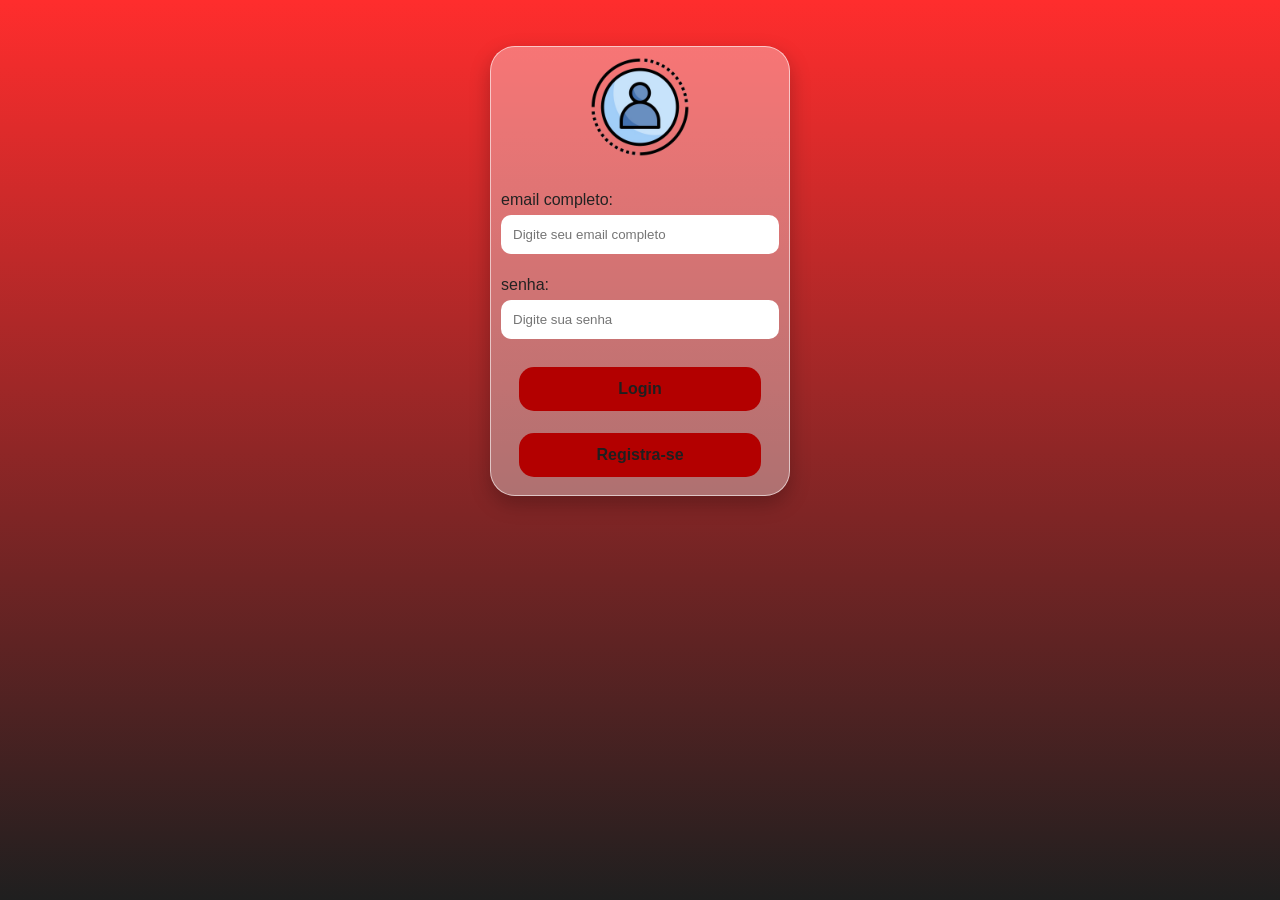
<file: index.html>
<!DOCTYPE html>
<html lang="pt-br">
<head>
    <meta charset="UTF-8">
    <meta http-equiv="X-UA-Compatible" content="IE=edge">
    <meta name="viewport" content="width=device-width, initial-scale=1.0">
    <title>Document</title>
    <link rel="stylesheet" href="assets/css/login.css">
</head>
<body>
    <form method="get" action="dashboard.html">

        <img src="assets/images/image-removebg-preview.png" alt="logo do sistema" width="100" >
        <br><br>

        <label for="email">email completo:</label>
        <input type="email" nome="email_completo" id="email_completo" placeholder="Digite seu email completo" required> 

        <label for="senha">senha:</label>
        <input type="password" nome="senha" id="senha" placeholder="Digite sua senha" required>

        <div class="botoes">
            <input type="submit" class="butao" value="Login">
            <a class="butao" href="cadastro.html">Registra-se</a>
        </div>
    </form>
    <footer>
        <br><br>
        <iframe clas="mapa "src="https://www.google.com/maps/embed?pb=!1m18!1m12!1m3!1d3705.709978770783!2d-43.35135370328397!3d-21.7527665181242!2m3!1f0!2f0!3f0!3m2!1i1024!2i768!4f13.1!3m3!1m2!1s0x989c976673a705%3A0xb0aa4dd64090a7f5!2sSENAI%20Juiz%20de%20Fora%20CFP%20Jos%C3%A9%20Fagundes%20Netto!5e0!3m2!1spt-BR!2sbr!4v1786038371456!5m2!1spt-BR!2sbr" width="275" height="225" style="border:0;" allowfullscreen="" loading="lazy" referrerpolicy="strict-origin-when-cross-origin"></iframe>
    </footer>


</body>
</html>
</file>
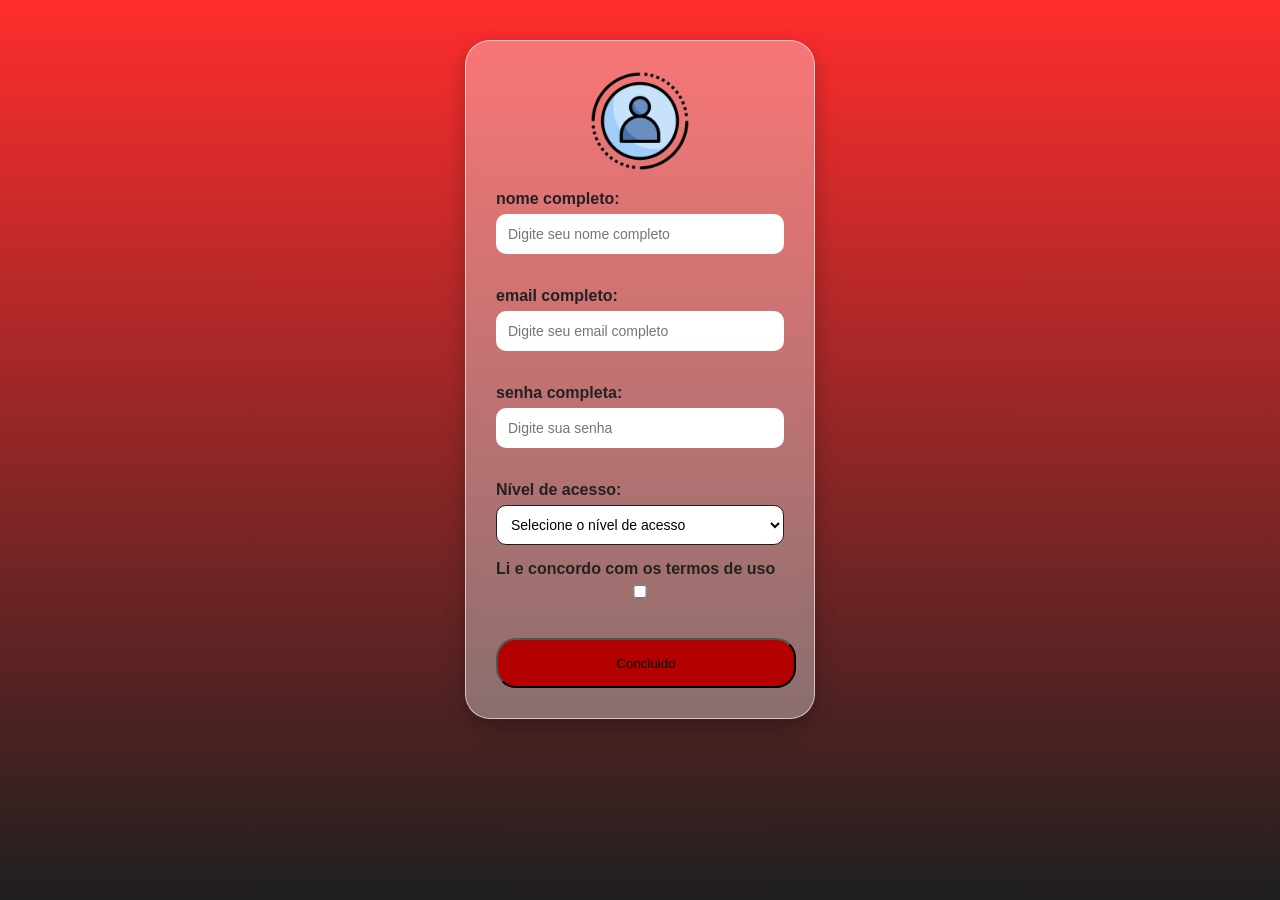
<file: cadastro.html>
<!DOCTYPE html>
<html lang="pt-BR">
<head>
    <meta charset="UTF-8">
    <meta name="viewport" content="width=device-width, initial-scale=1.0">
    <title>Document</title>
    <link rel="stylesheet" href="assets/css/cadastro.css">
</head>
<body>
    <form method="get" action="index.html">
       <img src="assets/images/image-removebg-preview.png" alt="logo do sistema" width="100" >
    
       <label for="Nome">nome completo:</label>
       <input type="text" nome="nome_completo" id="nome_completo" placeholder="Digite seu nome completo" required>
       <br><br>

       <label for="email">email completo:</label>
       <input type="email" nome="email_completo" id="email_completo" placeholder="Digite seu email completo" required>
       <br><br>
       
       <label for="senha">senha completa:</label>
       <input type="password" nome="senha_completo" id="senha_completo" placeholder="Digite sua senha " minlength="8" required  >
       <br><br>

        <div class="Nivel">
            <label for="nivel">Nível de acesso:</label>
            <select name="nivel" id="nivel">
                    <option value="" hidden>Selecione o nível de acesso</option>
                    <option value="user">Usuário</option>
                    <option value="admin">Administrador</option> 
                </select>
        </div>

        <div class="termos">
            <label for="termos">Li e concordo com os termos de uso</label>
            <input type="checkbox" id="termos" required>
        </div>

       <br><br>
       <button type="submit">Concluido</button>

    </form>

       
</body>
</html>
</file>
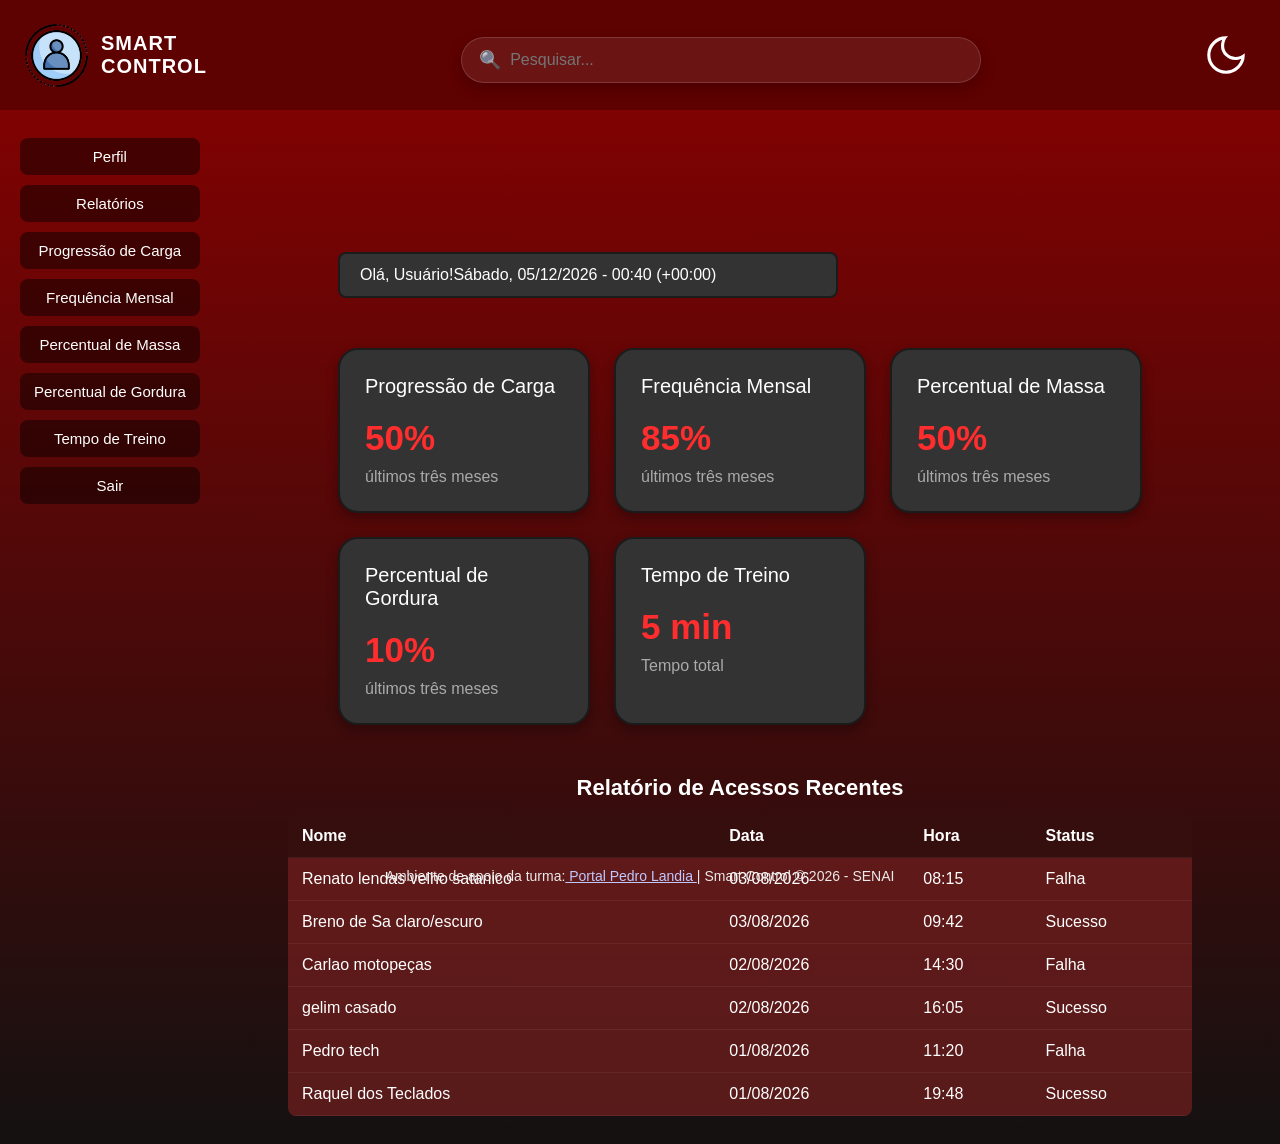
<file: dashboard.html>
<!DOCTYPE html>
<html lang="pt-BR">
<head>
    <meta charset="UTF-8">
    <meta name="viewport" content="width=device-width, initial-scale=1.0">
    <title>Smart Control - Dashboard</title>
    <link rel="stylesheet" href="assets/css/dashboard.css">
</head>

<body>

    <!-- HEADER -->
    <header class="header">
        <img src="assets/images/image-removebg-preview.png" alt="Logo do sistema" width="100">
        <h1 class="titlehead">SMART CONTROL</h1>

        <div class="search-area">
            <div class="search-box">
    
                <div class="input-with-icon">
                    <span class="search-icon" aria-hidden="true">🔍</span>
                    <input type="text" id="campoBusca" placeholder="Pesquisar...">
                </div>
            </div>
        </div>

        <div class="header-right">

            <!-- BOTÃO DO MENU MOBILE -->
            <button class="menu-toggle" aria-label="Abrir menu" type="button" >☰</button>
            <!-- BOTÃO DARK MODE -->
            <button id="btnTema" aria-label="Alternar tema"  type="button" >
                <svg xmlns="http://www.w3.org/2000/svg" height="50px"  viewBox="0 -960 960 960"  width="50px"  fill="currentColor" ><path d="M480-120q-150 0-255-105T120-480q0-150 105-255t255-105q8 0 17 .5t23 1.5q-36 32-56 79t-20 99q0 90 63 153t153 63q52 0 99-18.5t79-51.5q1 12 1.5 19.5t.5 14.5q0 150-105 255T480-120Zm0-60q109 0 190-67.5T771-406q-25 11-53.67 16.5Q688.67-384 660-384q-114.69 0-195.34-80.66Q384-545.31 384-660q0-24 5-51.5t18-62.5q-98 27-162.5 109.5T180-480q0 125 87.5 212.5T480-180Zm-4-297Z"/></svg>
            </button>
        </div>
    </header>

    <!-- MENU LATERAL -->
    <nav class="menu">
        <ul>
            <li><a href="index.html">Perfil</a></li>
            <li><a href="dashboard.html">Relatórios</a></li>
            <li><a href="progressao_de_carga.html">Progressão de Carga</a></li>
            <li><a href="frequencia.html">Frequência Mensal</a></li>
            <li><a href="percentual_massa.html">Percentual de Massa</a></li>
            <li><a href="percentual_gordura.html">Percentual de Gordura</a></li>
            <li><a href="tempo_treino.html">Tempo de Treino</a></li>
            <li><a href="index.html">Sair</a></li>
        </ul>

    </nav>
    
    <section id="saudacao"></section>

    <main>
        <div class="user-info">
            <p id="nomeCompleto"></p>
            <p id="dataAtual"></p>

        </div>
        

        <section class="cards">

            <div class="card">
                <h3>Progressão de Carga</h3>
                <p class="numCard">50%</p>
                <span>últimos três meses</span>
            </div>

            <div class="card">
                <h3>Frequência Mensal</h3>
                <p class="numCard">85%</p>
                <span>últimos três meses</span>
            </div>

            <div class="card">
                <h3>Percentual de Massa</h3>
                <p class="numCard">50%</p>
                <span>últimos três meses</span>
            </div>

            <div class="card">
                <h3>Percentual de Gordura</h3>
                <p class="numCard">10%</p>
                <span>últimos três meses</span>
            </div>
            
            <div class="card">
                <h3>Tempo de Treino</h3>
                <p>5 min</p>
                <span>Tempo total</span>
            </div>

        </section>

        <h2>Relatório de Acessos Recentes</h2>
        
        <!-- TABELA -->
        <div class="table-wrapper">

            <table id="tabelaAcessos">
                <thead>
                    <tr>
                        <th>Nome</th>
                        <th>Data</th>
                        <th>Hora</th>
                        <th>Status</th>
                    </tr>
                </thead>
                <tbody>
                    <tr>
                        <td>Renato lendas velho satanico</td>
                        <td>03/08/2026</td>
                        <td>08:15</td>
                        <td>Falha</td>
                    </tr>
                    <tr>
                        <td>Breno de Sa claro/escuro</td>   
                        <td>03/08/2026</td>
                        <td>09:42</td>
                        <td>Sucesso</td>
                    </tr>
                    <tr>
                        <td>Carlao motopeças</td>
                        <td>02/08/2026</td>
                        <td>14:30</td>
                        <td>Falha</td>
                    </tr>
                    <tr>
                        <td>gelim casado</td>
                        <td>02/08/2026</td>
                        <td>16:05</td>
                        <td>Sucesso</td>
                    </tr>
                    <tr>
                        <td>Pedro tech</td>
                        <td>01/08/2026</td>
                        <td>11:20</td>
                        <td>Falha</td>
                    </tr>
                    <tr>
                        <td>Raquel dos Teclados</td>
                        <td>01/08/2026</td>
                        <td>19:48</td>
                        <td>Sucesso</td>
                    </tr>
                </tbody>
            </table>
        </div>

         <section id="boas-vindas"></section>

    </main>

    <!-- RODAPÉ -->
    <footer>
        <p>Ambiente de apoio da turma:<a href="https://pedrotech.com.br/pedrolandia/" target="_blank"> Portal Pedro Landia </a>| Smart Control &copy; 2026 - SENAI </p>

    </footer>
    <script src="assets/js/main.js"></script> 
    <script src="assets/js/tema.js"></script>
    <script src="assets/js/busca.js"></script>

</body>
</html>
</file>
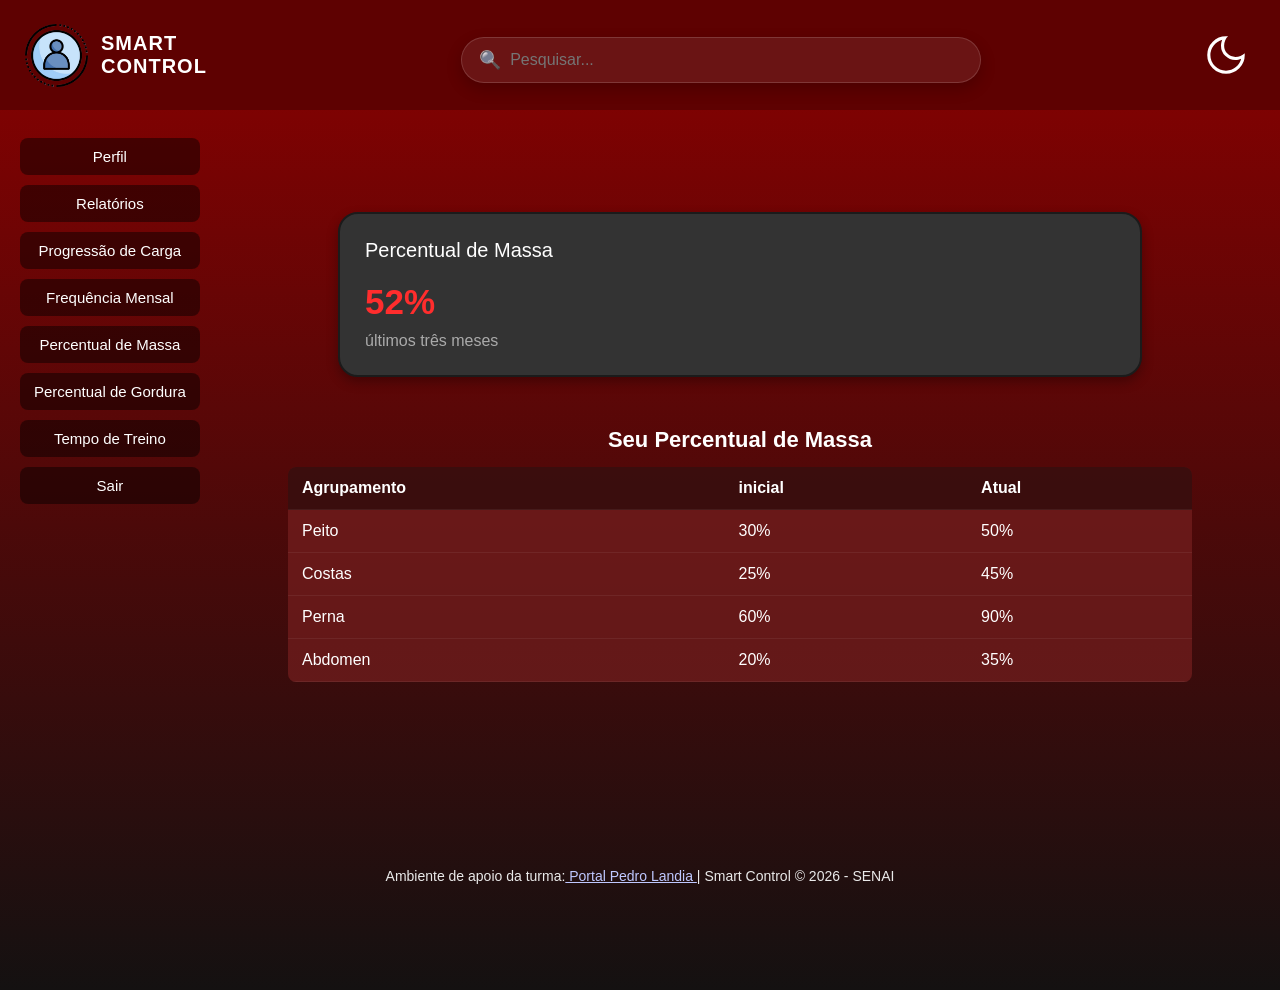
<file: percentual_massa.html>
<!DOCTYPE html>
<html lang="pt-BR">
<head>
    <meta charset="UTF-8">
    <meta name="viewport" content="width=device-width, initial-scale=1.0">
    <title>Smart Control - Progressão de carga</title>
    <link rel="stylesheet" href="assets/css/dashboard.css">
</head>
<body>
    <header class="header">
            <img src="assets/images/image-removebg-preview.png" alt="Logo do sistema" width="100">
            <h1 class="titlehead">SMART CONTROL</h1>

            <div class="search-area">
                <div class="search-box">
        
                    <div class="input-with-icon">
                        <span class="search-icon" aria-hidden="true">🔍</span>
                        <input type="text" id="campoBusca" placeholder="Pesquisar...">
                    </div>
                </div>
            </div>

            <div class="header-right">

                <!-- BOTÃO DO MENU MOBILE -->
                <button class="menu-toggle" aria-label="Abrir menu" type="button" >☰</button>
                <!-- BOTÃO DARK MODE -->
                <button id="btnTema" aria-label="Alternar tema"  type="button" >
                    <svg xmlns="http://www.w3.org/2000/svg" height="50px"  viewBox="0 -960 960 960"  width="50px"  fill="currentColor" ><path d="M480-120q-150 0-255-105T120-480q0-150 105-255t255-105q8 0 17 .5t23 1.5q-36 32-56 79t-20 99q0 90 63 153t153 63q52 0 99-18.5t79-51.5q1 12 1.5 19.5t.5 14.5q0 150-105 255T480-120Zm0-60q109 0 190-67.5T771-406q-25 11-53.67 16.5Q688.67-384 660-384q-114.69 0-195.34-80.66Q384-545.31 384-660q0-24 5-51.5t18-62.5q-98 27-162.5 109.5T180-480q0 125 87.5 212.5T480-180Zm-4-297Z"/></svg>
                </button>
            </div>
        </header>

    <!-- MENU LATERAL -->
    <nav class="menu">
         <ul>
            <li><a href="index.html">Perfil</a></li>
            <li><a href="dashboard.html">Relatórios</a></li>
            <li><a href="progressao_de_carga.html">Progressão de Carga</a></li>
            <li><a href="frequencia.html">Frequência Mensal</a></li>
            <li><a href="percentual_massa.html">Percentual de Massa</a></li>
            <li><a href="percentual_gordura.html">Percentual de Gordura</a></li>
            <li><a href="tempo_treino.html">Tempo de Treino</a></li>
            <li><a href="index.html">Sair</a></li>
        </ul>

    </nav>
    
    <section id="saudacao"></section>

    <main>

        <p id="nomeCompleto"></p>
        <p id="dataAtual"></p>
    
        <section class="cards">

            <div class="card">
                <h3>Percentual de Massa</h3>
                <p class="numCard">52%</p>
                <span>últimos três meses</span>
            </div>
        </section>
        <h2>Seu Percentual de Massa</h2>
        
        <!-- TABELA -->
        <div class="table-wrapper">

            <table id="tabelaAcessos">
                <thead>
                    <tr>
                        <th>Agrupamento</th>
                        <th>inicial</th>
                        <th>Atual</th>
                    </tr>
                </thead>
                <tbody>
                    <tr>
                        <td>Peito</td>
                        <td>30%</td>
                        <td>50%</td>
                    </tr>
                    <tr>
                        <td>Costas</td>   
                        <td>25%</td>
                        <td>45%</td>
                    </tr>
                    <tr>
                        <td>Perna</td>
                        <td>60%</td>
                        <td>90%</td>
                    </tr>
                    <tr>
                        <td>Abdomen</td>
                        <td>20%</td>
                        <td>35%</td>
                    </tr>
                    
                </tbody>
            </table>
        </div>
        <footer>
        <p>Ambiente de apoio da turma:<a href="https://pedrotech.com.br/pedrolandia/" target="_blank"> Portal Pedro Landia </a>| Smart Control &copy; 2026 - SENAI </p>
    </footer>
    </main>
    <script src="assets/js/tema.js"></script>
     <script src="assets/js/busca.js"></script> 
</body>
</html>
</file>
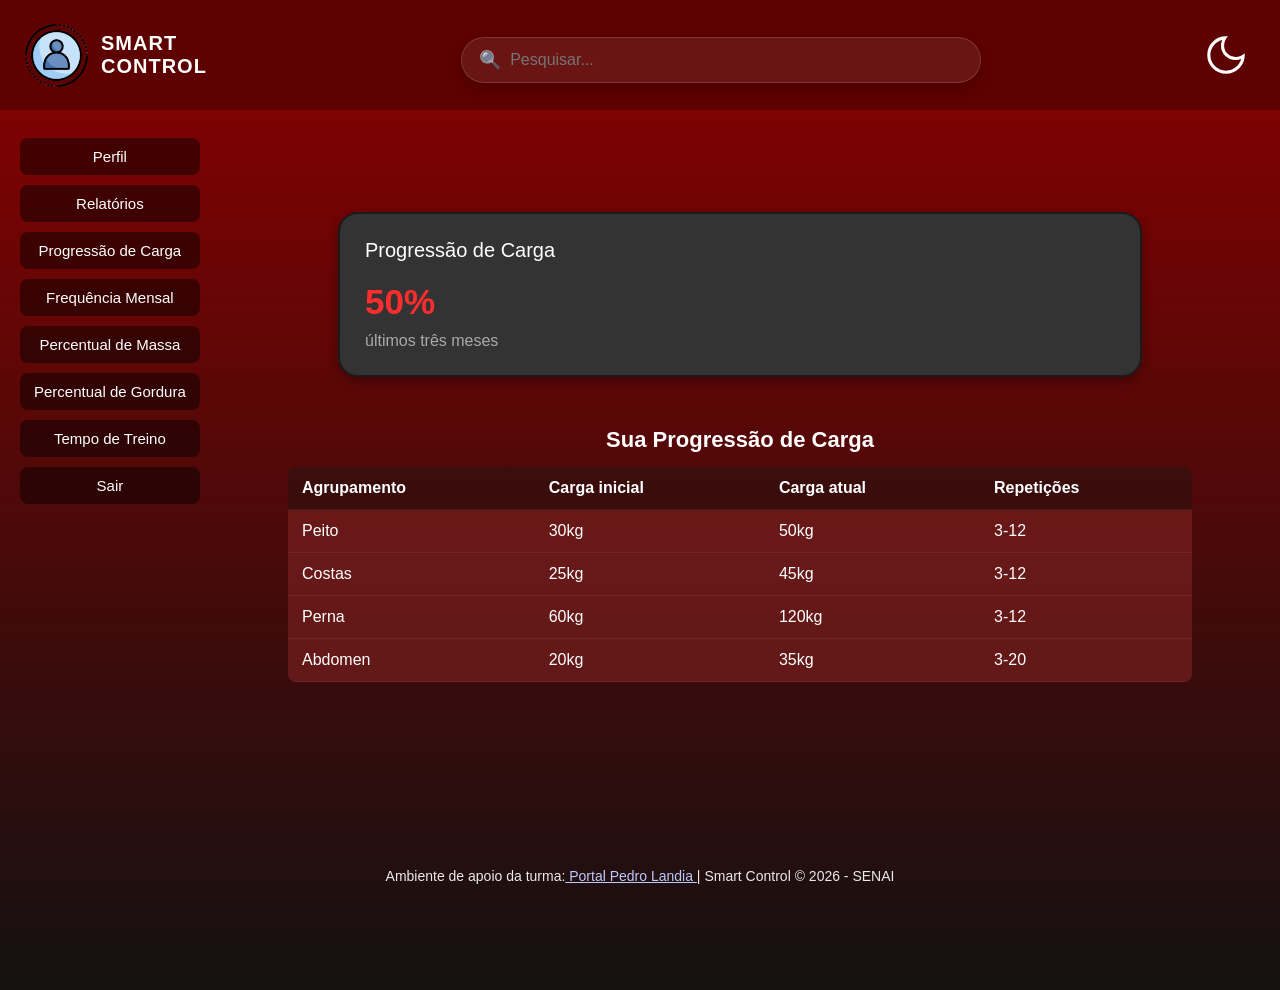
<file: progressao_de_carga.html>
<!DOCTYPE html>
<html lang="pt-BR">
<head>
    <meta charset="UTF-8">
    <meta name="viewport" content="width=device-width, initial-scale=1.0">
    <title>Smart Control - Progressão de carga</title>
    <link rel="stylesheet" href="assets/css/dashboard.css">
</head>
<body>
    <header class="header">
        <img src="assets/images/image-removebg-preview.png" alt="Logo do sistema" width="100">
        <h1 class="titlehead">SMART CONTROL</h1>

        <div class="search-area">
            <div class="search-box">
    
                <div class="input-with-icon">
                    <span class="search-icon" aria-hidden="true">🔍</span>
                    <input type="text" id="campoBusca" placeholder="Pesquisar...">
                </div>
            </div>
        </div>

        <div class="header-right">

            <!-- BOTÃO DO MENU MOBILE -->
            <button class="menu-toggle" aria-label="Abrir menu" type="button" >☰</button>
            <!-- BOTÃO DARK MODE -->
            <button id="btnTema" aria-label="Alternar tema"  type="button" >
                <svg xmlns="http://www.w3.org/2000/svg" height="50px"  viewBox="0 -960 960 960"  width="50px"  fill="currentColor" ><path d="M480-120q-150 0-255-105T120-480q0-150 105-255t255-105q8 0 17 .5t23 1.5q-36 32-56 79t-20 99q0 90 63 153t153 63q52 0 99-18.5t79-51.5q1 12 1.5 19.5t.5 14.5q0 150-105 255T480-120Zm0-60q109 0 190-67.5T771-406q-25 11-53.67 16.5Q688.67-384 660-384q-114.69 0-195.34-80.66Q384-545.31 384-660q0-24 5-51.5t18-62.5q-98 27-162.5 109.5T180-480q0 125 87.5 212.5T480-180Zm-4-297Z"/></svg>
            </button>
        </div>
    </header>

    <!-- MENU LATERAL -->
    <nav class="menu">
         <ul>
            <li><a href="index.html">Perfil</a></li>
            <li><a href="dashboard.html">Relatórios</a></li>
            <li><a href="progressao_de_carga.html">Progressão de Carga</a></li>
            <li><a href="frequencia.html">Frequência Mensal</a></li>
            <li><a href="percentual_massa.html">Percentual de Massa</a></li>
            <li><a href="percentual_gordura.html">Percentual de Gordura</a></li>
            <li><a href="tempo_treino.html">Tempo de Treino</a></li>
            <li><a href="index.html">Sair</a></li>
        </ul>

    </nav>
    
    <section id="saudacao"></section>

    <main>

        <p id="nomeCompleto"></p>
        <p id="dataAtual"></p>
    
        <section class="cards">

            <div class="card">
                <h3>Progressão de Carga</h3>
                <p class="numCard">50%</p>
                <span>últimos três meses</span>
            </div>
        </section>
        <h2>Sua Progressão de Carga</h2>
        
        <!-- TABELA -->
        <div class="table-wrapper">

            <table id="tabelaAcessos">
                <thead>
                    <tr>
                        <th>Agrupamento</th>
                        <th>Carga inicial</th>
                        <th>Carga atual</th>
                        <th>Repetições</th>
                    </tr>
                </thead>
                <tbody>
                    <tr>
                        <td>Peito</td>
                        <td>30kg</td>
                        <td>50kg</td>
                        <td>3-12</td>
                    </tr>
                    <tr>
                        <td>Costas</td>   
                        <td>25kg</td>
                        <td>45kg</td>
                        <td>3-12</td>
                    </tr>
                    <tr>
                        <td>Perna</td>
                        <td>60kg</td>
                        <td>120kg</td>
                        <td>3-12</td>
                    </tr>
                    <tr>
                        <td>Abdomen</td>
                        <td>20kg</td>
                        <td>35kg</td>
                        <td>3-20</td>
                    </tr>
                    
                </tbody>
            </table>
        </div>
        <!-- RODAPÉ -->
    <footer>
        <p>Ambiente de apoio da turma:<a href="https://pedrotech.com.br/pedrolandia/" target="_blank"> Portal Pedro Landia </a>| Smart Control &copy; 2026 - SENAI </p>
    </footer>
    </main>
    <script src="assets/js/tema.js"></script>
    <script src="assets/js/busca.js"></script>  
</body>
</html>
</file>
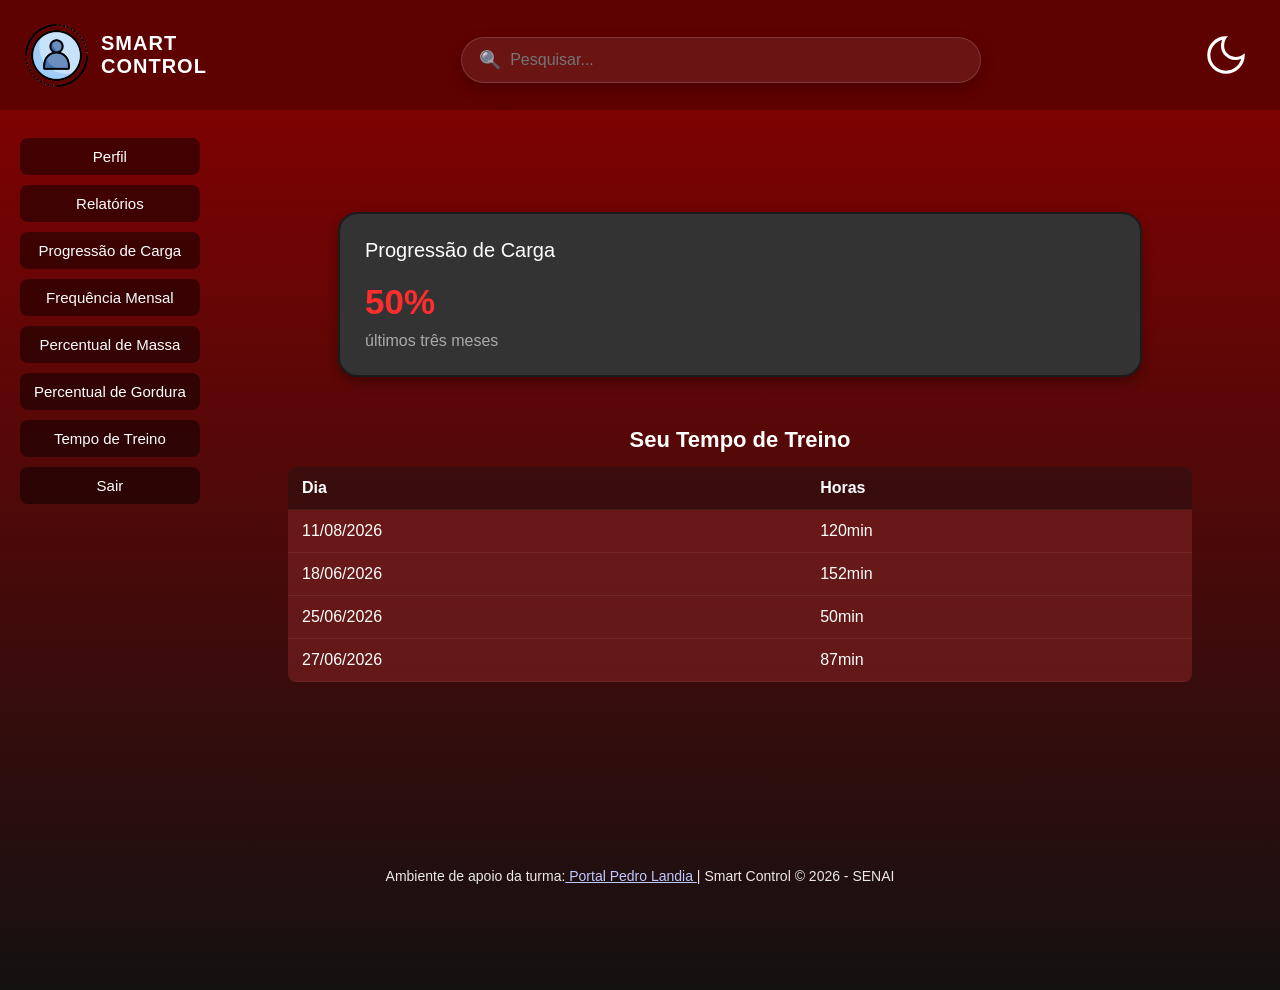
<file: tempo_treino.html>
<!DOCTYPE html>
<html lang="pt-BR">
<head>
    <meta charset="UTF-8">
    <meta name="viewport" content="width=device-width, initial-scale=1.0">
    <title>Smart Control - Progressão de carga</title>
    <link rel="stylesheet" href="assets/css/dashboard.css">
</head>
<body>
    <header class="header">
            <img src="assets/images/image-removebg-preview.png" alt="Logo do sistema" width="100">
            <h1 class="titlehead">SMART CONTROL</h1>

            <div class="search-area">
                <div class="search-box">
        
                    <div class="input-with-icon">
                        <span class="search-icon" aria-hidden="true">🔍</span>
                        <input type="text" id="campoBusca" placeholder="Pesquisar...">
                    </div>
                </div>
            </div>

            <div class="header-right">

                <!-- BOTÃO DO MENU MOBILE -->
                <button class="menu-toggle" aria-label="Abrir menu" type="button" >☰</button>
                <!-- BOTÃO DARK MODE -->
                <button id="btnTema" aria-label="Alternar tema"  type="button" >
                    <svg xmlns="http://www.w3.org/2000/svg" height="50px"  viewBox="0 -960 960 960"  width="50px"  fill="currentColor" ><path d="M480-120q-150 0-255-105T120-480q0-150 105-255t255-105q8 0 17 .5t23 1.5q-36 32-56 79t-20 99q0 90 63 153t153 63q52 0 99-18.5t79-51.5q1 12 1.5 19.5t.5 14.5q0 150-105 255T480-120Zm0-60q109 0 190-67.5T771-406q-25 11-53.67 16.5Q688.67-384 660-384q-114.69 0-195.34-80.66Q384-545.31 384-660q0-24 5-51.5t18-62.5q-98 27-162.5 109.5T180-480q0 125 87.5 212.5T480-180Zm-4-297Z"/></svg>
                </button>
            </div>
        </header>

    <!-- MENU LATERAL -->
    <nav class="menu">
         <ul>
            <li><a href="index.html">Perfil</a></li>
            <li><a href="dashboard.html">Relatórios</a></li>
            <li><a href="progressao_de_carga.html">Progressão de Carga</a></li>
            <li><a href="frequencia.html">Frequência Mensal</a></li>
            <li><a href="percentual_massa.html">Percentual de Massa</a></li>
            <li><a href="percentual_gordura.html">Percentual de Gordura</a></li>
            <li><a href="tempo_treino.html">Tempo de Treino</a></li>
            <li><a href="index.html">Sair</a></li>
        </ul>

    </nav>
    
    <section id="saudacao"></section>

    <main>

        <p id="nomeCompleto"></p>
        <p id="dataAtual"></p>
    
        <section class="cards">

            <div class="card">
                <h3>Progressão de Carga</h3>
                <p class="numCard">50%</p>
                <span>últimos três meses</span>
            </div>
        </section>
        <h2>Seu Tempo de Treino</h2>
        
        <!-- TABELA -->
        <div class="table-wrapper">

            <table id="tabelaAcessos">
                <thead>
                    <tr>
                        <th>Dia</th>
                        <th>Horas</th>
                    </tr>
                </thead>
                <tbody>
                    <tr>
                        <td>11/08/2026</td>
                        <td>120min</td>
                    </tr>
                    <tr>
                        <td>18/06/2026</td>   
                        <td>152min</td>
                    </tr>
                    <tr>
                        <td>25/06/2026</td>
                        <td>50min</td>
                    </tr>
                    <tr>
                        <td>27/06/2026</td>
                        <td>87min</td>
                    </tr>
                    
                </tbody>
            </table>
        </div>
        <!-- RODAPÉ -->
    <footer>
        <p>Ambiente de apoio da turma:<a href="https://pedrotech.com.br/pedrolandia/" target="_blank"> Portal Pedro Landia </a>| Smart Control &copy; 2026 - SENAI </p>
    </footer>
    </main>
    <script src="assets/js/tema.js"></script> 
    <script src="assets/js/busca.js"></script>  

</body>
</html>
</file>
<file: assets/css/login.css>
*{
    margin: auto;
    padding: 0;
    box-sizing: border-box;
}

body{
    font-family: Arial, Helvetica, sans-serif;
    background: linear-gradient(to bottom, #ff2d2d, #1f1f1f);
    display: flex;
    flex-direction: column;
    justify-items: center;
    padding: 50px, 100px;
    height: 100vh;
}

form{
    background: rgba(255,255,255,0.35);
    width: 300px;
    height: 450px;
    padding: 10px;
    border-radius: 25px;
    text-align: center;
    border: 1px solid rgba(255,255,255,0.6);
    box-shadow: 0 8px 20px rgba(0,0,0,0.25);
    margin: auto;
}

h1{
    margin-bottom: 25px;
    font-size: 40px;
    font-weight: 300;
    color: #222;
}

label{
    display: flex;
    text-align: center;
    margin-bottom: 6px;
    margin-top: 12px;
    color: #222;
}

input{
    width: 100%;
    padding: 12px;
    border: none;
    border-radius: 10px;
    margin-bottom: 10px;
    outline: none;
}

a{
    text-decoration: none;
}

.cadastro {

    margin-top: 16px;
    display: block;
    width: 400px;
    min-width: 600px;
    background-color: #1f1f1f;
    color: white;
    padding: 20px;
    border-radius: 10px;
    font-weight: bold;
    box-sizing: border-box;
}

.cadastro:hover{
    background-color: #000;
}

.botoes{
    display: flex;
    justify-content: center;
    align-items: center;
    gap: 12px;
    margin: 18px;
    flex-wrap: wrap;
}

.butao{
    display: flex;
    align-items: center;
    justify-content: center;
    width: 250px;
    min-height: 44px;
    margin-bottom: 10px;
    border-radius: 15px;
    background-color: #b30000;
    color: #1f1f1f;
    font-weight: 600;
    /* text-align: center; */
}

input.butao {
    font-family: inherit;
    font-size: 1rem;
}

.butao:hover{
    transform: translateY(-1px);
    background-color: #890000;
}
.mapa{
    min-width: 50px;
    min-height: 50px;
}
</file>
<file: assets/css/cadastro.css>
* {
    margin: 0;
    padding: 0;
    box-sizing: border-box;
}

body {
    font-family: Arial, Helvetica, sans-serif;
    background: linear-gradient(to bottom, #ff2d2d, #1f1f1f);
    display: flex;
    flex-direction: column;
    align-items: center;
    min-height: 100vh;
    padding: 40px 20px;
}

/* Logo */
header {
    margin-bottom: 20px;
}

header img {
    width: 100px;
    height: auto;
}

/* Formulário */
form {
    background: rgba(255, 255, 255, 0.35);
    width: 350px;
    padding: 30px;
    border-radius: 25px;
    text-align: center;
    border: 1px solid rgba(255, 255, 255, 0.6);
    box-shadow: 0 8px 20px rgba(0, 0, 0, 0.25);
    backdrop-filter: blur(5px);
}

/* Labels */
label {
    display: block;
    text-align: left;
    margin-top: 15px;
    margin-bottom: 6px;
    color: #222;
    font-weight: bold;
}

/* Campos */
input {
    width: 100%;
    padding: 12px;
    border: none;
    border-radius: 10px;
    outline: none;
    font-size: 14px;
    background-color: white;
}

/* Efeito quando clicar no campo */
input:focus {
    box-shadow: 0 0 0 3px rgba(179, 0, 0, 0.3);
}

/* Link Concluído */


button {
    display: center;
    align-items: center;
    justify-content: center;
    margin-top: 0px;
    padding: 12px;
    height: 50px;
    width: 300px;
    border-radius:20px;
    background-color: #b30000;
  

}

#nivel {
    width: 100%;
    padding: 10px;
    border: none;
    border-radius: 10px; 
    outline: none;
    font-size: 14px;
    background-color: white;
    border: #1f1f1f 1px solid;
}

#nivel:focus {
    box-shadow: 0 0 0 3px rgba(179, 0, 0, 0.3);
}


/* Responsividade */
@media (max-width: 500px) {

    body {
        padding: 20px;
    }

    form {
        width: 100%;
        max-width: 350px;
    }

    header img {
        width: 80px;
    }
}
</file>
<file: assets/css/dashboard.css>
* {
    margin: 0;
    padding: 0;
    box-sizing: border-box;
}

body {
    font-family: Inter, Arial, Helvetica, sans-serif;
    background: linear-gradient(to bottom ,#8B0000 ,#141111);
    min-height: 100vh;
    color: #ffffff;
}

/* HEADER */
.header {
    position: fixed;
    top: 0;
    left: 0;
    right: 0;
    height: 110px;
    display: flex;
    align-items: center;
    justify-content: space-between;
    padding: 0 24px;
    background: rgb(94, 1, 1);
    backdrop-filter: blur(4px);
    z-index: 60;
}

.titlehead {
    font-size: 20px;
    letter-spacing: 1px;
}

.header img {
    height: 65px;
    width: 65px;
    margin-right: 12px;
}

.header-right {
    display: flex;
    align-items: center;
    gap: 12px;
}

/* BOTÕES */
.menu-toggle {
    display: none;
    background: transparent;
    border: 0;
    color: #fff;
    font-size: 20px;
    cursor: pointer;
}

#btnTema {
    background: transparent;
    border: none;
    color: #ffffff;
    cursor: pointer;
    padding: 5px;
    transition:transform 0.2s ease,color 0.3s ease;
}

#btnTema:hover {
    transform: scale(1.1);
}

#btnTema svg {
    display: block;
    fill: currentColor;
}

/* SIDEBAR */
.menu {
    position: fixed;
    top: 110px;
    left: 0;
    width: px;
    height: 450px;
    padding: 28px 20px;
    display: flex;
    flex-direction: column;
    gap: 12px;
    overflow: auto;
    z-index: 100;
}

.menu ul {
    list-style: none;
    display: flex;
    flex-direction: column;
    gap: 10px;
}

.menu a {
    display: block;
    background: rgba(0, 0, 0, 0.45);
    color: #fff;
    text-decoration: none;
    padding: 10px 14px;
    border-radius: 8px;
    font-size: 15px;
    text-align: center;
}

.menu a:hover {
    background: rgba(255, 255, 255, 0.08);
}
.user-info {
    margin-top: 90px;
    margin-left:50px;
    padding: 12px 20px;
    background: #333333;
    border: 2px solid #1b1b1b;
    border-radius: 8px;
    display: flex;
    left: auto;
    max-width: 500px;
}

/* SAUDAÇÃO */
#saudacao {
    margin-left: 260px;
    margin-top: 90px;
    padding: 12px 20px;
}

#saudacao .card {
    background: linear-gradient(90deg, #b30000, #ff2d2d);
    padding: 12px 18px;
    border-radius: 10px;
    box-shadow: 0 6px 18px rgba(0, 0, 0, 0.35);
    font-weight: 600;
    color: #fff;
    display: inline-block;
}

/* ÁREA DE PESQUISA */
.search-area {
    display: flex;
    justify-content: center;
    align-items: center;
    margin: 30px auto 20px;
    width: 100%;
}

.search-box {
    width: min(520px, 90%);
    display: flex;
    flex-direction: column;
    align-items: center;
}

.search-label {
    margin-bottom: 8px;
    font-weight: bold;
}

.input-with-icon {
    position: relative;
    width: 100%;
}

.search-icon {
    position: absolute;
    left: 18px;
    top: 50%;
    transform: translateY(-50%);
    font-size: 18px;
    color: rgba(255, 255, 255, 0.9);
    pointer-events: none;
}

.input-with-icon input {
    width: 100%;
    height: 46px;
    padding: 0 18px 0 48px;
    border: 1px solid rgba(255, 255, 255, 0.15);
    border-radius: 999px;
    background: rgba(255, 255, 255, 0.08);
    color: #fff;
    font-size: 16px;
    outline: none;
    box-shadow: 0 6px 16px rgba(0, 0, 0, 0.2);
}

/* MAIN */
main {
    margin-left: 260px;
    margin-top: 20px;
    padding: 28px;
    max-width: calc(100% - 320px);
}

main h2 {
    text-align: center;
    margin-bottom: 14px;
    font-size: 22px;
}

/* TABELA */
.table-wrapper {
    overflow-x: auto;
    -webkit-overflow-scrolling: touch;
}

table {
    width: 100%;
    border-collapse: collapse;
    background: rgba(119, 31, 31, 0.685);
    border-radius: 8px;
    overflow: hidden;
}

th,
td {
    padding: 12px 14px;
    text-align: left;
    border-bottom:1px solid rgba(255, 255, 255, 0.06);
}

th {
    background: rgba(0, 0, 0, 0.45);
    font-weight: 700;
}

tr:hover {
    background: rgba(255, 255, 255, 0.03);
}

/* FOOTER */
footer {
    position: fixed;
    bottom: 0;
    left: 0;
    width: 100%;
    height: 48px;
    display: flex;
    align-items: center;
    justify-content: center;
    color: #eaeaea;
    font-size: 14px;
    z-index: 60;
}

footer p {
    margin: 0;
    text-align: center;
}

footer a {
    color: #bfc8ff;
    text-decoration: underline;
}

/* DARK MODE */
body.dark-theme {
    background: #242424;
    color: #ffffff;
}

/* Header */
body.dark-theme .header {
    background: rgba(5, 5, 5, 0.75);
}

/* Menu */
body.dark-theme .menu {
    background: #242424;
}

body.dark-theme .menu a {
    background: rgba(134, 4, 4, 0.788);
    color: #ffffff;
}

body.dark-theme .menu a:hover {
    background: rgba(255, 255, 255, 0.18);
}

/* Pesquisa */
body.dark-theme .input-with-icon input {
    background: rgba(255, 255, 255, 0.10);
    color: #ffffff;
    border-color: rgba(255, 255, 255, 0.25);
}

body.dark-theme .input-with-icon input::placeholder {
    color: rgba(255, 255, 255, 0.60);
}

body.dark-theme .input-with-icon input:focus {
    background: rgba(255, 255, 255, 0.15);
    border-color: #ffffff;
}

/* Tabela */
body.dark-theme table {
    background: rgba(54, 51, 51, 0.9);
}

body.dark-theme th {
    background: rgba(124, 3, 3, 0.904);
}

/* CARDS */
.cards {
    display: grid;
    grid-template-columns: repeat(auto-fit, minmax(250px, 1fr));
    gap: 1.5rem;
    margin: 50px;
}

.card {
    background: #333333;
    color: white;
    padding: 25px;
    border-radius: 20px;
    border: 2px solid #1b1b1b;
    box-shadow: 0 5px 12px rgba(0, 0, 0, 0.3);
  
}

.card h3 {
    font-size: 20px;
    font-weight: 400;
    margin-bottom: 20px;
}

.card p {
    font-size: 35px;
    font-weight: bold;
    color: #ff2d2d;
    margin-bottom: 10px;
}

.card span {
    color: #aaaaaa;
}

/* Footer */
body.dark-theme footer {
    background: rgba(0, 0, 0, 0.75);
    color: #eeeeee;
}

body.dark-theme footer a {
    color: #6754ce;
}

/* Botão */
body.dark-theme #btnTema {
    color: #ffffff;
}

/* RESPONSIVIDADE */
@media (max-width: 800px) {
    /* HEADER */
    .header {
        height: 65px;
        padding: 0 15px;
    }
    .titlehead {
        font-size: 16px;
    }
    .header img {
        height: 40px;
        width: auto;
    }
    .header-right {
        gap: 8px;
    }
    .menu-toggle {
        display: block;
        font-size: 25px;
    }

    /* MENU MOBILE */
    .menu {
        display: none;
        top: 65px;
        left: auto;
        right: 0;
        width: 50%;
        height: auto;
        max-height: calc(100vh - 65px);
        padding: 12px;
        background: rgba(0, 0, 0, 0.92);
    }
    .menu.open {
        display: flex;
    }
    .menu ul {
        width: 100%;
        display: flex;
        flex-direction: column;
        gap: 8px;
    }
    .menu li {
        width: 100%;
    }
    .menu a {
        width: 100%;
        padding: 12px;
        font-size: 15px;
    }

    /* SAUDAÇÃO */
    #saudacao {
        margin-left: 0;
        margin-top: 80px;
        padding: 12px 15px;
    }
    #saudacao .card {
        width: 100%;
        text-align: center;
    }

    /* MAIN */
    main {
        margin-left: 0;
        margin-top: 10px;
        padding: 20px 15px;
        max-width: 100%;
        width: 100%;
    }
    main h2 {
        font-size: 20px;
        text-align: center;
    }

    /* TABELA */
    .table-wrapper {
        width: 100%;
        overflow-x: auto;
    }
    table {
        min-width: 600px;
    }

    th,
    td {
        padding: 10px;
        font-size: 14px;
    }

    /* FOOTER */
    footer {
        left: 0;
        width: 100%;
        height: auto;
        min-height: 48px;
        padding: 8px 12px;
        font-size: 12px;
        text-align: center;
    }

    /* ESCONDE NOME NO CONTEÚDO */
    #nomeCompleto {
        display: none;
    }

    /* BUSCA */
    .search-box {
        width: min(420px, 92%);
    }
}
</file>
